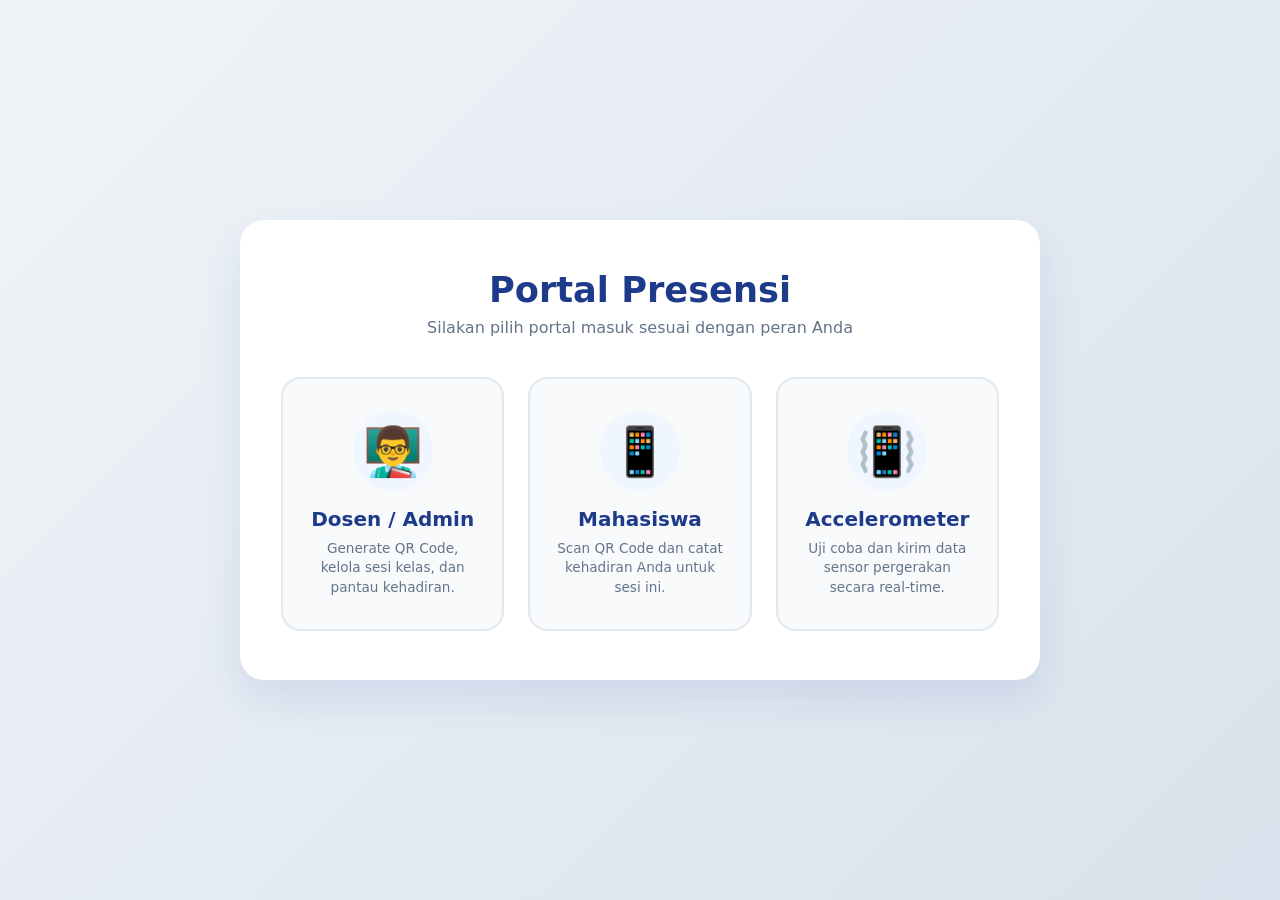
<file: index.html>
<!DOCTYPE html>
<html>
<head>
  <meta charset="UTF-8">
  <meta name="viewport" content="width=device-width, initial-scale=1.0">
  <title>Portal Presensi</title>
  <style>
    * { margin: 0; padding: 0; box-sizing: border-box; }
    body { font-family: 'Segoe UI', system-ui, -apple-system, sans-serif; background: linear-gradient(135deg, #f0f4f8 0%, #d9e2ec 100%); min-height: 100vh; display: flex; align-items: center; justify-content: center; padding: 1rem; color: #334155; }
    .card { background: #ffffff; border-radius: 24px; padding: 3rem 2.5rem; max-width: 800px; width: 100%; text-align: center; box-shadow: 0 20px 40px rgba(30, 64, 175, 0.1); border: 1px solid rgba(255, 255, 255, 0.8); }
    .card h1 { font-size: 2.2rem; font-weight: 800; margin-bottom: 0.5rem; color: #1e3a8a; }
    .subtitle { font-size: 1rem; color: #64748b; margin-bottom: 2.5rem; }
    .menu-grid { display: grid; grid-template-columns: repeat(auto-fit, minmax(200px, 1fr)); gap: 1.5rem; }
    .menu-btn { background: #f8fafc; border: 2px solid #e2e8f0; border-radius: 20px; padding: 2rem 1.5rem; cursor: pointer; transition: all 0.3s; display: flex; flex-direction: column; align-items: center; text-decoration: none; color: inherit; }
    .menu-btn:hover { background: #ffffff; border-color: #3b82f6; transform: translateY(-5px); box-shadow: 0 15px 30px rgba(59, 130, 246, 0.15); }
    .menu-icon { font-size: 3rem; margin-bottom: 1rem; background: #eff6ff; width: 80px; height: 80px; display: flex; align-items: center; justify-content: center; border-radius: 50%; color: #3b82f6; }
    .menu-btn h3 { font-size: 1.25rem; color: #1e3a8a; margin-bottom: 0.5rem; }
    .menu-btn p { font-size: 0.85rem; color: #64748b; line-height: 1.4; }
    #loading-text { margin-top: 1.5rem; font-size: 0.9rem; color: #f59e0b; font-weight: 500; display: none; }
  </style>
</head>
<body>

  <div class="card">
    <h1>Portal Presensi</h1>
    <p class="subtitle">Silakan pilih portal masuk sesuai dengan peran Anda</p>

    <div class="menu-grid">
      <a href="admin.html" class="menu-btn" onclick="showLoading()">
        <div class="menu-icon">👨‍🏫</div>
        <h3>Dosen / Admin</h3>
        <p>Generate QR Code, kelola sesi kelas, dan pantau kehadiran.</p>
      </a>

      <a href="client.html" class="menu-btn" onclick="showLoading()">
        <div class="menu-icon">📱</div>
        <h3>Mahasiswa</h3>
        <p>Scan QR Code dan catat kehadiran Anda untuk sesi ini.</p>
      </a>

      <a href="accelerometer.html" class="menu-btn" onclick="showLoading()">
        <div class="menu-icon">📳</div>
        <h3>Accelerometer</h3>
        <p>Uji coba dan kirim data sensor pergerakan secara real-time.</p>
      </a>
    </div>

    <div id="loading-text">Sedang mengalihkan halaman...</div>
  </div>

  <script>
    function showLoading() {
      document.getElementById('loading-text').style.display = 'block';
    }
  </script>
</body>
</html>
</file>
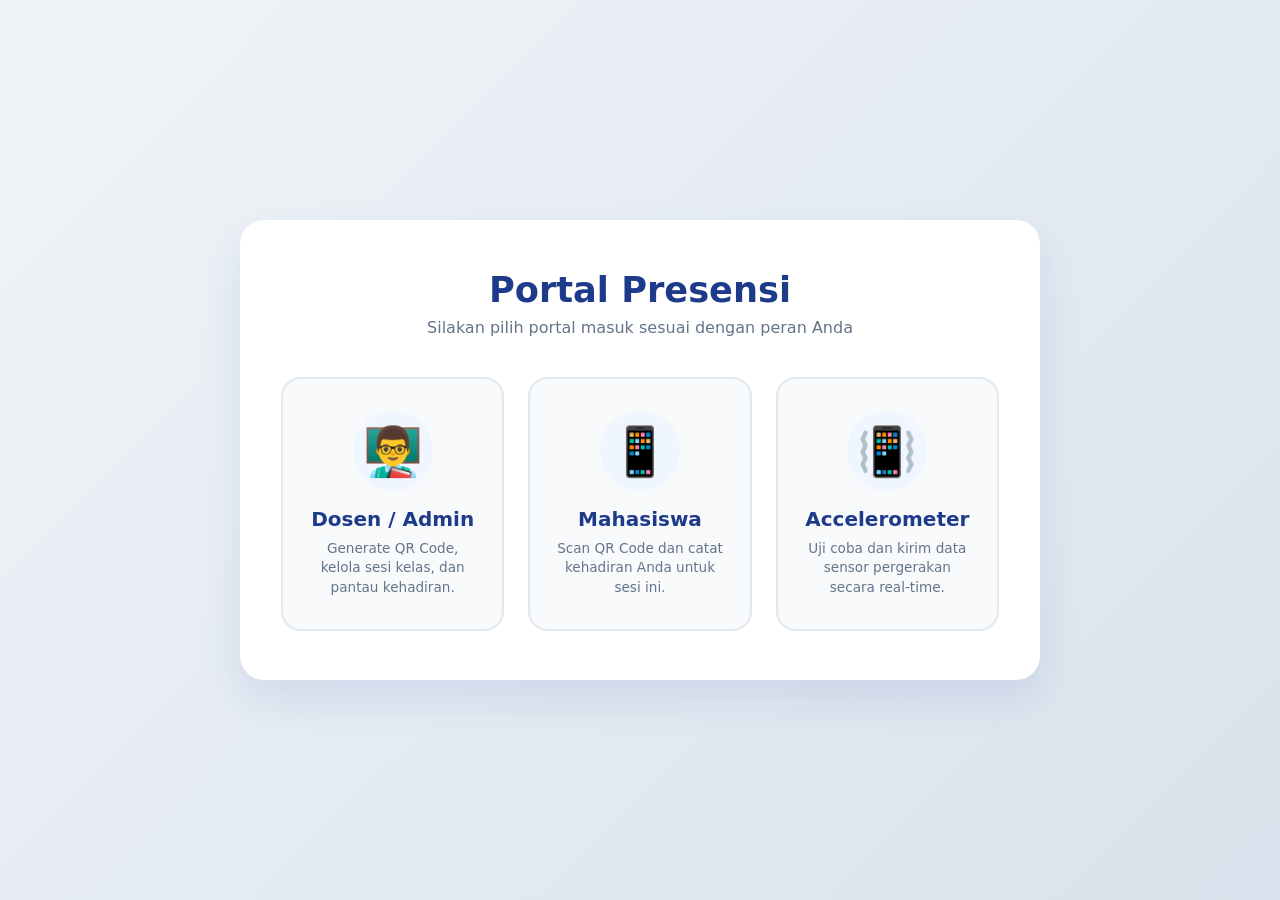
<file: dashboard-dosen.html>
<!DOCTYPE html>
<html lang="id">
<head>
    <meta charset="UTF-8">
    <meta name="viewport" content="width=device-width, initial-scale=1.0">
    <title>Dashboard Dosen - Presensi</title>
    <link href="https://fonts.googleapis.com/css2?family=Inter:wght@400;500;600;700&display=swap" rel="stylesheet">
    <style>
        :root { --bg-body: #f1f5f9; --bg-sidebar: #1e1b4b; --bg-panel: #ffffff; --primary: #4f46e5; --text-main: #334155; --border: #e2e8f0; }
        * { box-sizing: border-box; margin: 0; padding: 0; font-family: 'Inter', sans-serif; }
        body { display: flex; height: 100vh; background-color: var(--bg-body); color: var(--text-main); }
        
        .sidebar { width: 260px; background: var(--bg-sidebar); color: white; display: flex; flex-direction: column; }
        .sidebar-header { padding: 24px; border-bottom: 1px solid rgba(255,255,255,0.1); }
        .sidebar-menu { padding: 12px; flex: 1; }
        .sidebar button { width: 100%; padding: 12px 16px; margin-bottom: 8px; text-align: left; background: transparent; color: #cbd5e1; border: none; cursor: pointer; border-radius: 8px; font-weight: 500; transition: 0.2s; }
        .sidebar button:hover, .sidebar button.active { background: rgba(255,255,255,0.1); color: white; }
        .sidebar-footer { padding: 20px; border-top: 1px solid rgba(255,255,255,0.1); }
        .btn-logout { color: #fca5a5 !important; }
        
        .content { flex: 1; padding: 30px 40px; overflow-y: auto; }
        .panel { background: var(--bg-panel); padding: 24px; border-radius: 12px; border: 1px solid var(--border); margin-bottom: 24px; box-shadow: 0 4px 6px -1px rgba(0,0,0,0.05); }
        .panel-header { display: flex; justify-content: space-between; align-items: center; margin-bottom: 20px; border-bottom: 1px solid var(--border); padding-bottom: 15px; }
        h3 { font-size: 1.15rem; color: #0f172a; }
        
        .form-grid { display: grid; grid-template-columns: repeat(auto-fit, minmax(200px, 1fr)); gap: 15px; }
        .form-group { margin-bottom: 15px; }
        label { display: block; margin-bottom: 8px; font-size: 0.85rem; font-weight: 500; }
        select, input { width: 100%; padding: 10px; border: 1px solid var(--border); border-radius: 6px; }
        .btn { padding: 12px 20px; border: none; border-radius: 6px; cursor: pointer; font-weight: 600; background: var(--primary); color: white; transition: 0.2s; }
        .btn:hover { background: #4338ca; }
        .btn:disabled { background: #94a3b8; cursor: not-allowed; }
        
        table { width: 100%; border-collapse: collapse; margin-top: 10px; font-size: 0.9rem; }
        th, td { padding: 12px; text-align: left; border-bottom: 1px solid var(--border); }
        th { background: #f8fafc; font-weight: 600; }
        
        .hidden { display: none !important; }
        
        /* Area khusus untuk proyektor QR */
        .qr-display-area { display: flex; flex-direction: column; align-items: center; justify-content: center; padding: 30px; background: #f8fafc; border: 2px dashed #cbd5e1; border-radius: 12px; margin-top: 20px; }
        .qr-display-area img { max-width: 300px; width: 100%; border-radius: 8px; box-shadow: 0 10px 15px -3px rgba(0,0,0,0.1); }
        .qr-timer { font-size: 1.5rem; font-weight: 700; color: #ef4444; margin-top: 15px; }
        .qr-token-text { font-family: monospace; font-size: 1.2rem; margin-top: 10px; background: #e2e8f0; padding: 4px 12px; border-radius: 4px; }

          /* --- RESPONSIVE MOBILE --- */
    .mobile-header { display: none; background: var(--bg-sidebar); color: white; padding: 15px 20px; align-items: center; justify-content: space-between; z-index: 20; box-shadow: 0 2px 5px rgba(0,0,0,0.1); }
    .mobile-toggle { background: transparent; color: white; border: none; font-size: 1.5rem; cursor: pointer; }
    .table-wrap { overflow-x: auto; width: 100%; border-radius: 8px; }

    @media (max-width: 768px) {
        body { flex-direction: column; }
        .mobile-header { display: flex; }
        .sidebar { position: fixed; left: -260px; top: 0; bottom: 0; z-index: 50; transition: 0.3s ease-in-out; box-shadow: 4px 0 10px rgba(0,0,0,0.2); }
        .sidebar.show { left: 0; }
        .content { padding: 15px; width: 100%; }
        .panel { padding: 15px; }
        .form-grid { grid-template-columns: 1fr; } /* Memaksa input form menumpuk ke bawah di HP */
        .qr-display-area img { max-width: 100%; height: auto; }
    }
    </style>
</head>
<body>
    <div class="mobile-header">
        <h2>Presensi Panel</h2>
        <button class="mobile-toggle" onclick="toggleSidebar()">☰</button>
    </div>
    <div class="sidebar">
        <div class="sidebar-header">
            <h2>Panel Dosen</h2>
            <p id="dosen-name" style="font-size: 0.8rem; margin-top: 5px; color: #cbd5e1;"></p>
        </div>
        <div class="sidebar-menu">
            <button class="active" id="nav-qr" onclick="switchTab('qr')">Buka Presensi (QR)</button>
            <button id="nav-recap" onclick="switchTab('recap')">Rekap Kehadiran</button>
        </div>
        <div class="sidebar-footer">
            <button class="btn-logout" onclick="logout()">Log Out</button>
        </div>
    </div>

    <div class="content">
        <div id="panel-qr" class="tab-content">
            <div class="panel">
                <div class="panel-header">
                    <h3>Pilih Kelas untuk Presensi</h3>
                </div>
                <div class="form-grid">
                    <div class="form-group">
                        <label>Mata Kuliah</label>
                        <select id="qr-course" onchange="loadSessions('qr-course', 'qr-session')">
                            <option value="">Memuat data...</option>
                        </select>
                    </div>
                    <div class="form-group">
                        <label>Sesi Pertemuan</label>
                        <select id="qr-session">
                            <option value="">Pilih Mata Kuliah dulu</option>
                        </select>
                    </div>
                    <div class="form-group" style="display: flex; align-items: flex-end;">
                        <button class="btn" id="btn-generate" onclick="generateQR()" style="width: 100%;">Tampilkan QR Code</button>
                    </div>
                </div>

                <div id="qr-result" class="qr-display-area hidden">
                    <h2 style="margin-bottom: 20px; color: var(--primary);">Silakan Scan QR Code Ini</h2>
                    <img id="qr-image" src="" alt="QR Code Presensi">
                    <div class="qr-token-text" id="qr-text">TKN-XXXXXX</div>
                    <div class="qr-timer" id="qr-countdown">02:00</div>
                    <p style="margin-top: 10px; color: #64748b; font-size: 0.9rem;">(Token akan kedaluwarsa dalam 2 menit)</p>
                </div>
            </div>
        </div>

        <div id="panel-recap" class="tab-content hidden">
            <div class="panel">
                <div class="panel-header">
                    <h3>Rekap Mahasiswa Hadir</h3>
                </div>
                <div class="form-grid">
                    <div class="form-group">
                        <label>Mata Kuliah</label>
                        <select id="r-course" onchange="loadSessions('r-course', 'r-session')">
                            <option value="">Pilih...</option>
                        </select>
                    </div>
                    <div class="form-group">
                        <label>Sesi Pertemuan</label>
                        <select id="r-session">
                            <option value="">Pilih Mata Kuliah dulu</option>
                        </select>
                    </div>
                    <div class="form-group" style="display: flex; align-items: flex-end;">
                        <button class="btn" onclick="fetchRecap()" style="width: 100%;">Lihat Rekap</button>
                    </div>
                </div>
                
                <h4 style="margin-top: 20px; margin-bottom: 10px;" id="recap-info">Total Hadir: 0</h4>
                <div class="table-wrap">
                    <table>
                        <thead>
                            <tr><th>NIM</th><th>Nama Mahasiswa</th><th>Waktu Check-in</th><th>Validasi GPS</th></tr>
                        </thead>
                        <tbody id="tbl-recap">
                            <tr><td colspan="4" style="text-align: center; color: #64748b;">Silakan pilih sesi.</td></tr>
                        </tbody>
                    </table>
                </div>
            </div>
        </div>
    </div>

    <script src="api.js"></script>
    <script>
        let countdownInterval;

        // --- INISIALISASI VALIDASI LOGIN ---
        window.onload = () => {
            const role = localStorage.getItem("user_role");
            // Validasi: Hanya dosen dan admin yang boleh mengakses halaman ini
            if (role !== "dosen" && role !== "admin") {
                alert("Akses Ditolak! Harap login sebagai Dosen terlebih dahulu.");
                window.location.href = "index.html"; 
                return;
            }
            
            document.getElementById('dosen-name').innerText = localStorage.getItem("user_name") || "Dosen Pengampu";
            loadCourses();
        };

        function switchTab(tabId) {
            document.querySelectorAll('.tab-content').forEach(el => el.classList.add('hidden'));
            document.querySelectorAll('.sidebar button').forEach(el => el.classList.remove('active'));
            document.getElementById(`panel-${tabId}`).classList.remove('hidden');
            document.getElementById(`nav-${tabId}`).classList.add('active');
        }

        // --- FETCH DATA ---
        async function loadCourses() {
            const res = await apiCall("courses");
            if(res.ok) {
                const opts = '<option value="">Pilih Mata Kuliah...</option>' + res.data.items.map(c => `<option value="${c.course_id}">${c.course_name}</option>`).join('');
                document.getElementById('qr-course').innerHTML = opts;
                document.getElementById('r-course').innerHTML = opts;
            }
        }

        async function loadSessions(courseSelectId, sessionSelectId) {
            const courseId = document.getElementById(courseSelectId).value;
            if(!courseId) return;
            const res = await apiCall("sessions", { course_id: courseId });
            if(res.ok) {
                document.getElementById(sessionSelectId).innerHTML = res.data.items.length === 0 ? '<option value="">Belum ada sesi</option>' :
                    res.data.items.map(s => `<option value="${s.session_id}">${s.label} (${s.date})</option>`).join('');
            }
        }

        // --- FITUR UTAMA: GENERATE QR ---
        async function generateQR() {
            const courseId = document.getElementById('qr-course').value;
            const sessionId = document.getElementById('qr-session').value;
            
            if(!courseId || !sessionId) return alert("Pilih Mata Kuliah dan Sesi terlebih dahulu!");

            const btn = document.getElementById('btn-generate');
            btn.innerText = "Memproses..."; btn.disabled = true;

            const res = await apiCall("presence/qr/generate", { course_id: courseId, session_id: sessionId });
            
            if(res.ok) {
                const token = res.data.qr_token;
                
                // Gunakan API eksternal untuk render QR Code dari string token
                document.getElementById('qr-image').src = `https://api.qrserver.com/v1/create-qr-code/?size=350x350&data=${token}`;
                document.getElementById('qr-text').innerText = token;
                document.getElementById('qr-result').classList.remove('hidden');
                
                startTimer(120); // API mengatur expired dalam 2 menit (120 detik)
            } else {
                alert(`Gagal: ${res.error}`);
            }

            btn.innerText = "Tampilkan QR Code"; btn.disabled = false;
        }

        function startTimer(duration) {
            clearInterval(countdownInterval);
            let timer = duration, minutes, seconds;
            const display = document.getElementById('qr-countdown');
            
            countdownInterval = setInterval(() => {
                minutes = parseInt(timer / 60, 10);
                seconds = parseInt(timer % 60, 10);
                minutes = minutes < 10 ? "0" + minutes : minutes;
                seconds = seconds < 10 ? "0" + seconds : seconds;

                display.innerText = minutes + ":" + seconds;

                if (--timer < 0) {
                    clearInterval(countdownInterval);
                    display.innerText = "EXPIRED";
                    document.getElementById('qr-image').style.opacity = "0.2"; // Blur QR jika expired
                    alert("Waktu QR Code telah habis. Silakan generate ulang.");
                } else {
                    document.getElementById('qr-image').style.opacity = "1";
                }
            }, 1000);
        }

        // --- FITUR: REKAP ABSEN ---
        async function fetchRecap() {
            const sessionId = document.getElementById('r-session').value;
            if(!sessionId) return alert("Pilih sesi!");

            const res = await apiCall("presence/history/all", { session_id: sessionId });
            const tbody = document.getElementById('tbl-recap');
            
            if(res.ok) {
                document.getElementById('recap-info').innerText = `Total Hadir: ${res.data.total_hadir}`;
                if(res.data.total_hadir === 0) {
                    tbody.innerHTML = `<tr><td colspan="4" style="text-align:center;">Belum ada mahasiswa yang absen.</td></tr>`;
                    return;
                }
                tbody.innerHTML = res.data.items.map(i => `
                    <tr>
                        <td>${i.nim}</td>
                        <td>${i.nama}</td>
                        <td>${new Date(i.jam_checkin).toLocaleTimeString('id-ID')}</td>
                        <td>${i.maps_url ? `<a href="${i.maps_url}" target="_blank" style="color:var(--primary); font-weight:500;">Buka Maps</a>` : '-'}</td>
                    </tr>
                `).join('');
            } else {
                tbody.innerHTML = `<tr><td colspan="4" style="color:red; text-align:center;">${res.error}</td></tr>`;
            }
        }

        // --- FUNGSI LOGOUT AMAN ---
        function logout() { 
            if (confirm("Apakah Anda yakin ingin keluar dari panel Dosen? Sesi presensi yang sedang berjalan di layar akan terhenti.")) {
                localStorage.clear(); 
                window.location.href = "index.html"; 
            }
        }
                // --- FUNGSI RESPONSIVE SIDEBAR ---
        function toggleSidebar() {
            document.querySelector('.sidebar').classList.toggle('show');
        }

        // Menutup sidebar otomatis setelah menu diklik (khusus di HP)
        document.querySelectorAll('.sidebar button').forEach(btn => {
            btn.addEventListener('click', () => {
                if(window.innerWidth <= 768) {
                    document.querySelector('.sidebar').classList.remove('show');
                }
            });
        });
    </script>
</body>
</html>
</file>
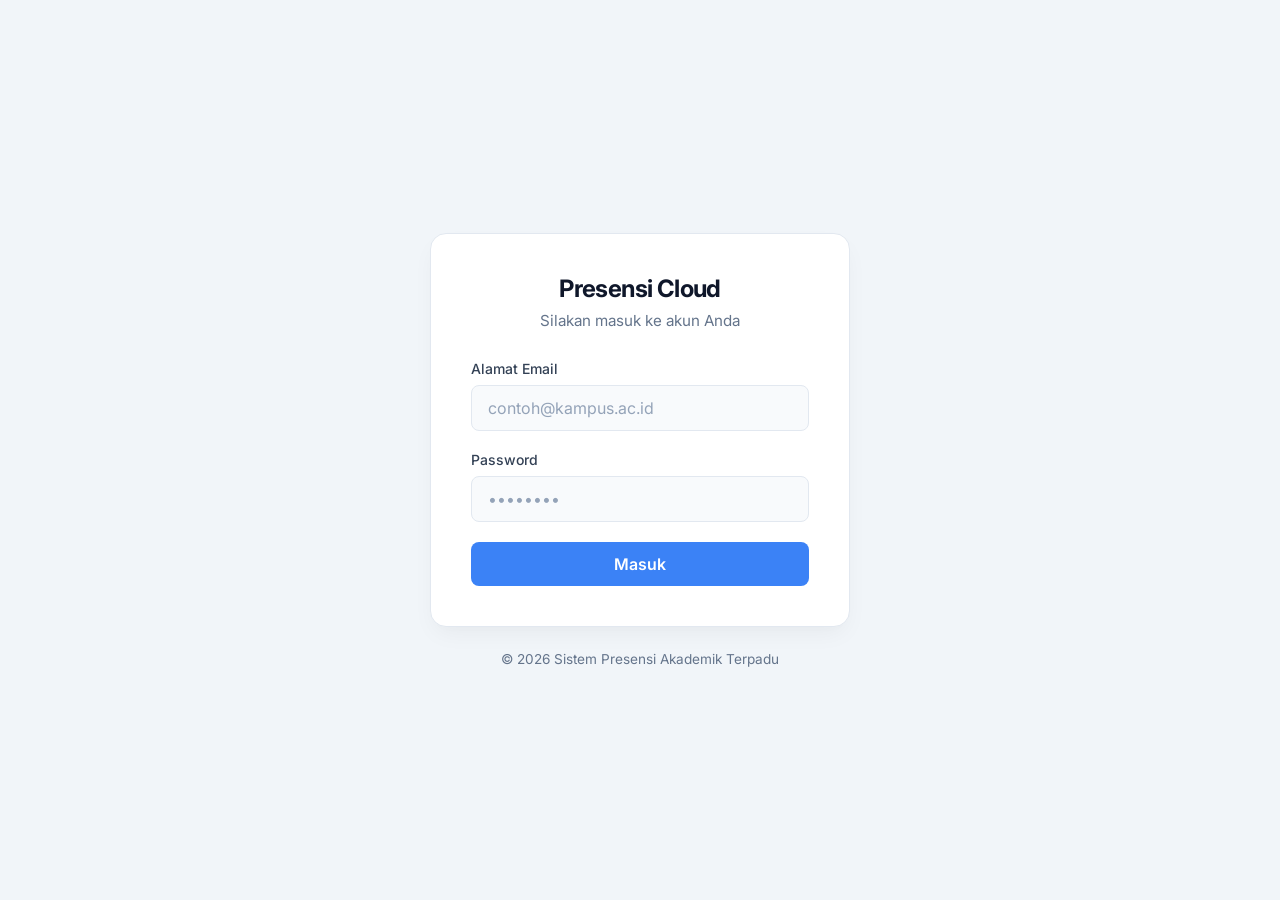
<file: login.html>
<!DOCTYPE html>
<html lang="id">
<head>
    <meta charset="UTF-8">
    <meta name="viewport" content="width=device-width, initial-scale=1.0">
    <title>Login - Presensi Cloud</title>
    <link href="https://fonts.googleapis.com/css2?family=Inter:wght@400;500;600;700&display=swap" rel="stylesheet">
    <style>
        :root {
            --bg-body: #f1f5f9;
            --text-main: #1e293b;
            --text-muted: #64748b;
            --primary: #3b82f6;
            --primary-hover: #2563eb;
            --danger: #ef4444;
            --danger-bg: #fef2f2;
            --border: #e2e8f0;
            --card-bg: #ffffff;
        }

        * {
            box-sizing: border-box;
            margin: 0;
            padding: 0;
            font-family: 'Inter', sans-serif;
        }

        body {
            background-color: var(--bg-body);
            color: var(--text-main);
            display: flex;
            align-items: center;
            justify-content: center;
            min-height: 100vh;
            padding: 20px;
        }

        /* Container & Card */
        .login-wrapper {
            width: 100%;
            max-width: 420px;
        }

        .login-card {
            background: var(--card-bg);
            padding: 40px;
            border-radius: 16px;
            box-shadow: 0 10px 25px -5px rgba(0, 0, 0, 0.05), 0 8px 10px -6px rgba(0, 0, 0, 0.01);
            border: 1px solid var(--border);
        }

        /* Header */
        .login-header {
            text-align: center;
            margin-bottom: 30px;
        }

        .login-header h1 {
            font-size: 1.5rem;
            font-weight: 700;
            color: #0f172a;
            margin-bottom: 8px;
            letter-spacing: -0.025em;
        }

        .login-header p {
            font-size: 0.95rem;
            color: var(--text-muted);
        }

        /* Form Elements */
        .form-group {
            margin-bottom: 20px;
        }

        .form-group label {
            display: block;
            margin-bottom: 8px;
            font-size: 0.875rem;
            font-weight: 500;
            color: #334155;
        }

        .form-control {
            width: 100%;
            padding: 12px 16px;
            font-size: 1rem;
            color: var(--text-main);
            background-color: #f8fafc;
            border: 1px solid var(--border);
            border-radius: 8px;
            transition: all 0.2s ease;
        }

        .form-control:focus {
            outline: none;
            border-color: var(--primary);
            background-color: #ffffff;
            box-shadow: 0 0 0 4px rgba(59, 130, 246, 0.1);
        }

        .form-control::placeholder {
            color: #94a3b8;
        }

        /* Button */
        .btn-submit {
            width: 100%;
            padding: 12px;
            font-size: 1rem;
            font-weight: 600;
            color: white;
            background-color: var(--primary);
            border: none;
            border-radius: 8px;
            cursor: pointer;
            transition: all 0.2s ease;
            display: flex;
            justify-content: center;
            align-items: center;
            gap: 8px;
        }

        .btn-submit:hover {
            background-color: var(--primary-hover);
            transform: translateY(-1px);
        }

        .btn-submit:disabled {
            background-color: #94a3b8;
            cursor: not-allowed;
            transform: none;
        }

        /* Error Alert */
        .alert {
            display: none;
            padding: 12px 16px;
            border-radius: 8px;
            font-size: 0.875rem;
            font-weight: 500;
            margin-bottom: 20px;
            background-color: var(--danger-bg);
            color: var(--danger);
            border: 1px solid #fecaca;
        }

        /* Footer */
        .login-footer {
            text-align: center;
            margin-top: 24px;
            font-size: 0.85rem;
            color: var(--text-muted);
        }

          /* --- RESPONSIVE MOBILE --- */
    .mobile-header { display: none; background: var(--bg-sidebar); color: white; padding: 15px 20px; align-items: center; justify-content: space-between; z-index: 20; box-shadow: 0 2px 5px rgba(0,0,0,0.1); }
    .mobile-toggle { background: transparent; color: white; border: none; font-size: 1.5rem; cursor: pointer; }
    .table-wrap { overflow-x: auto; width: 100%; border-radius: 8px; }

    @media (max-width: 768px) {
        body { flex-direction: column; }
        .mobile-header { display: flex; }
        .sidebar { position: fixed; left: -260px; top: 0; bottom: 0; z-index: 50; transition: 0.3s ease-in-out; box-shadow: 4px 0 10px rgba(0,0,0,0.2); }
        .sidebar.show { left: 0; }
        .content { padding: 15px; width: 100%; }
        .panel { padding: 15px; }
        .form-grid { grid-template-columns: 1fr; } /* Memaksa input form menumpuk ke bawah di HP */
        .qr-display-area img { max-width: 100%; height: auto; }
    }
    </style>
</head>
<body>

    <div class="login-wrapper">
        <div class="login-card">
            <div class="login-header">
                <h1>Presensi Cloud</h1>
                <p>Silakan masuk ke akun Anda</p>
            </div>

            <div id="error-alert" class="alert">
                Email atau password salah.
            </div>

            <form id="loginForm">
                <div class="form-group">
                    <label for="email">Alamat Email</label>
                    <input type="email" id="email" class="form-control" placeholder="contoh@kampus.ac.id" required autocomplete="email">
                </div>

                <div class="form-group">
                    <label for="password">Password</label>
                    <input type="password" id="password" class="form-control" placeholder="••••••••" required autocomplete="current-password">
                </div>

                <button type="submit" id="btnSubmit" class="btn-submit">
                    Masuk
                </button>
            </form>
        </div>

        <div class="login-footer">
            &copy; 2026 Sistem Presensi Akademik Terpadu
        </div>
    </div>

    <script src="api.js"></script>
    
    <script>
        // Cek jika user sudah login (punya token), lempar ke dashboard
        window.onload = () => {
            const token = localStorage.getItem("auth_token");
            const role = localStorage.getItem("user_role");
            if (token && role) {
                redirectBasedOnRole(role);
            }
        };

        function redirectBasedOnRole(role) {
            if (role === "admin") {
                window.location.href = "admin.html";
            } else if (role === "dosen") {
                window.location.href = "dashboard-dosen.html";
            } else if (role === "mahasiswa") {
                window.location.href = "dashboard-mahasiswa.html";
            }
        }

        document.getElementById('loginForm').addEventListener('submit', async function(e) {
            e.preventDefault();
            
            const emailInput = document.getElementById('email').value;
            const passwordInput = document.getElementById('password').value;
            const btnSubmit = document.getElementById('btnSubmit');
            const errorAlert = document.getElementById('error-alert');
            
            // State: Loading
            btnSubmit.disabled = true;
            btnSubmit.innerHTML = 'Memproses...';
            errorAlert.style.display = "none";

            // Panggil API (auth_token tidak diperlukan untuk endpoint ini)
            const result = await apiCall("auth/login", {
                email: emailInput,
                password: passwordInput
            });

            if (result.ok) {
                // Sukses: Simpan data kredensial
                localStorage.setItem("auth_token", result.data.token);
                localStorage.setItem("user_role", result.data.role);
                localStorage.setItem("user_name", result.data.name);
                
                // Redirect otomatis
                redirectBasedOnRole(result.data.role);
            } else {
                // Gagal: Tampilkan alert merah
                errorAlert.innerText = result.error || "Gagal terhubung ke server.";
                errorAlert.style.display = "block";
                
                // Kembalikan tombol
                btnSubmit.disabled = false;
                btnSubmit.innerHTML = 'Masuk';
            }
        });
    </script>
</body>
</html>
</file>
